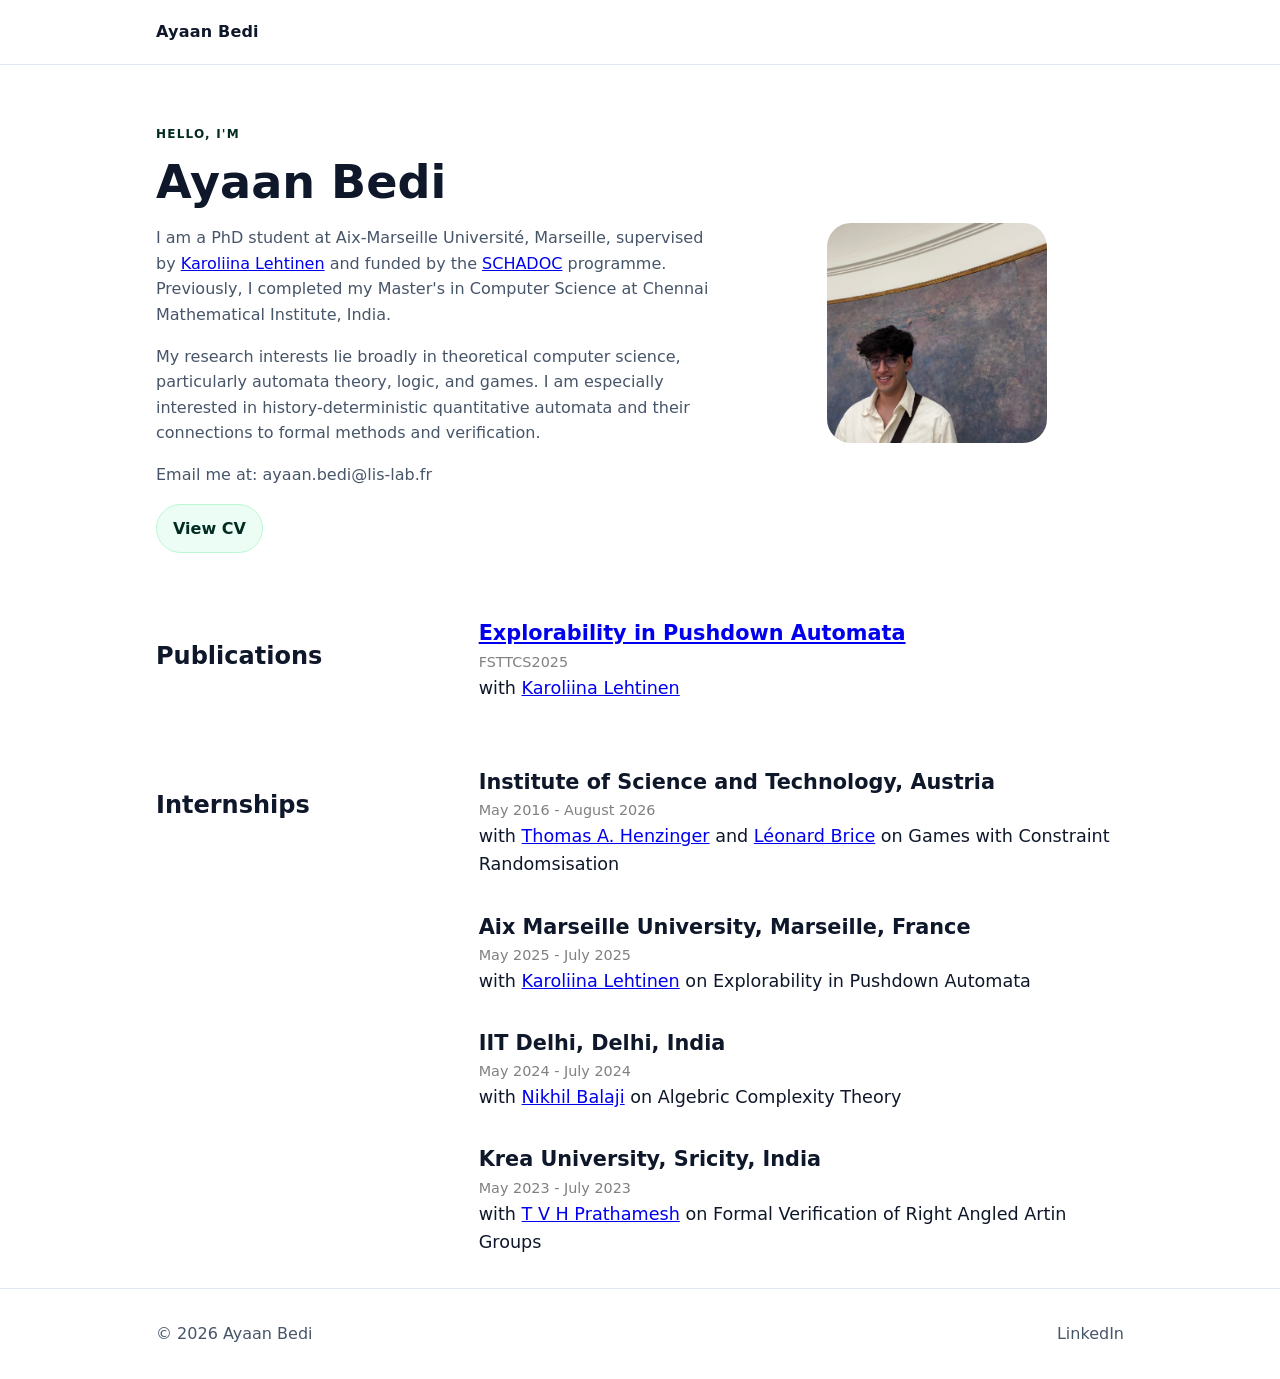
<file: index.html>
<!doctype html>
<html lang="en">
  <head>
    <meta charset="utf-8">
    <meta name="viewport" content="width=device-width, initial-scale=1">
    <title>Ayaan Bedi</title>
    <meta name="description" content="Personal website for Ayaan Bedi.">
    <link rel="stylesheet" href="styles.css">
  </head>
  <body>
    <header class="site-header">
      <div class="container navbar">
        <span class="title">Ayaan Bedi</span>

        <!-- <input type="checkbox" id="nav-toggle">
        <label for="nav-toggle" class="nav-toggle-label" aria-label="Toggle navigation"><span></span><span></span><span></span></label>

        <nav class="nav-links">
          <a class="active" href="index.html">Home</a>
          <a href="assets/cv.pdf">CV</a>
        </nav> -->
      </div>
    </header>

    <main class="container">
      <section class="hero">
        <div class="content">
          <div>
            <p class="kicker">Hello, I'm</p>
            <h1>Ayaan Bedi</h1>
            <div class="subtitle">
            <!-- <p class=>I am a PhD Student at Aix Marseille University, Marseille, supervised by <a href="https://lehtinenkaroliina.wordpress.com/">Karoliina Lehtinen</a> and funded by <a href="https://schadoc.univ-amu.fr/en">SCCHADOC </a>. Before this I did my masters from at Chennai Mathematical Institute. My research interests lie broadly in automata theory, logic, and games. in perticular History determinisntic Quatative Automata</p>
            <p>Email Me at: ayaan.bedi@lis-lab.fr</p> -->

            <p>
              I am a PhD student at Aix-Marseille Université, Marseille,
              supervised by <a href="https://lehtinenkaroliina.wordpress.com/">Karoliina Lehtinen</a>
              and funded by the <a href="https://schadoc.univ-amu.fr/en">SCHADOC</a> programme.
              Previously, I completed my Master's in Computer Science at
              Chennai Mathematical Institute, India.
            </p>

            <p>
            My research interests lie broadly in theoretical computer science,
            particularly automata theory, logic, and games. I am especially
            interested in history-deterministic quantitative automata and
            their connections to formal methods and verification.
            </p>

            <p>Email me at: ayaan.bedi@lis-lab.fr</p>
            </div>
            <div class="btn-row">
              <a class="btn ghost" href="assets/cv.pdf">View CV</a>
            </div>
          </div>
          <img src="assets/photo.png" alt="A Photo of Me!" class="img-me" />
        </div>
      </section>

      <!-- <h2 class="experience-header">Experience</h2> -->

      <section class="experience">
        <h2 class="internship-header">Publications</h2>
        <div class="items">
          <div class="experience-item">
            <div class="experience-title"> <a href="https://arxiv.org/abs/2511.04048"> Explorability in Pushdown Automata </a></div>
            <div class="experience-subtitle">FSTTCS2025</div>
            <div class="experience-work">with <a href="https://lehtinenkaroliina.wordpress.com/">Karoliina Lehtinen</a></div>
          </div>
        </div>
      </section> 
      <section class="experience">
        <h2 class="internship-header">Internships</h2>
        <div class="items">
          <div class="experience-item">
            <div class="experience-title"> Institute of Science and Technology, Austria </div>
            <div class="experience-subtitle">May 2016 -  August 2026</div>
            <div class="experience-work">with <a href="https://scholar.google.com/citations?user=jpgplxUAAAAJ&hl=en">Thomas A. Henzinger</a> and <a href="https://lnrdbrice.github.io/">Léonard Brice</a> on Games with Constraint Randomsisation</div>
          </div>
          <div class="experience-item">
            <div class="experience-title">Aix Marseille University, Marseille, France</div>
            <div class="experience-subtitle">May 2025 -  July 2025</div>
            <div class="experience-work">with <a href="https://lehtinenkaroliina.wordpress.com/">Karoliina Lehtinen</a> on Explorability in Pushdown Automata</div>
          </div>
          <div class="experience-item">
            <div class="experience-title">IIT Delhi, Delhi, India</div>
            <div class="experience-subtitle">May 2024 -  July 2024</div>
            <div class="experience-work">with <a href="https://sites.google.com/view/nikhilbalaji/home">Nikhil Balaji</a>  on Algebric Complexity Theory</div>
          </div>
          <div class="experience-item">
            <div class="experience-title">Krea University, Sricity, India</div>
            <div class="experience-subtitle">May 2023 -  July 2023</div>
            <div class="experience-work">with <a href="https://krea.edu.in/sias/dr-t-v-h-prathamesh/">T V H Prathamesh</a> on Formal Verification of Right Angled Artin Groups</div>
          </div>
        </div>
      </section>

    </main>

    <footer>
      <div class="container" style="display:flex; justify-content:space-between; align-items:center; gap:1rem; flex-wrap:wrap;">
        <div>© <span id="year"></span> Ayaan Bedi</div>
        <div class="socials">
          <a href="https://www.linkedin.com/in/ayaan-bedi-26b28b1ba/" aria-label="LinkedIn">LinkedIn</a>
        </div>
      </div>
      <script>
        document.getElementById('year').textContent = new Date().getFullYear();
      </script>
    </footer>
  </body>
</html>
</file>
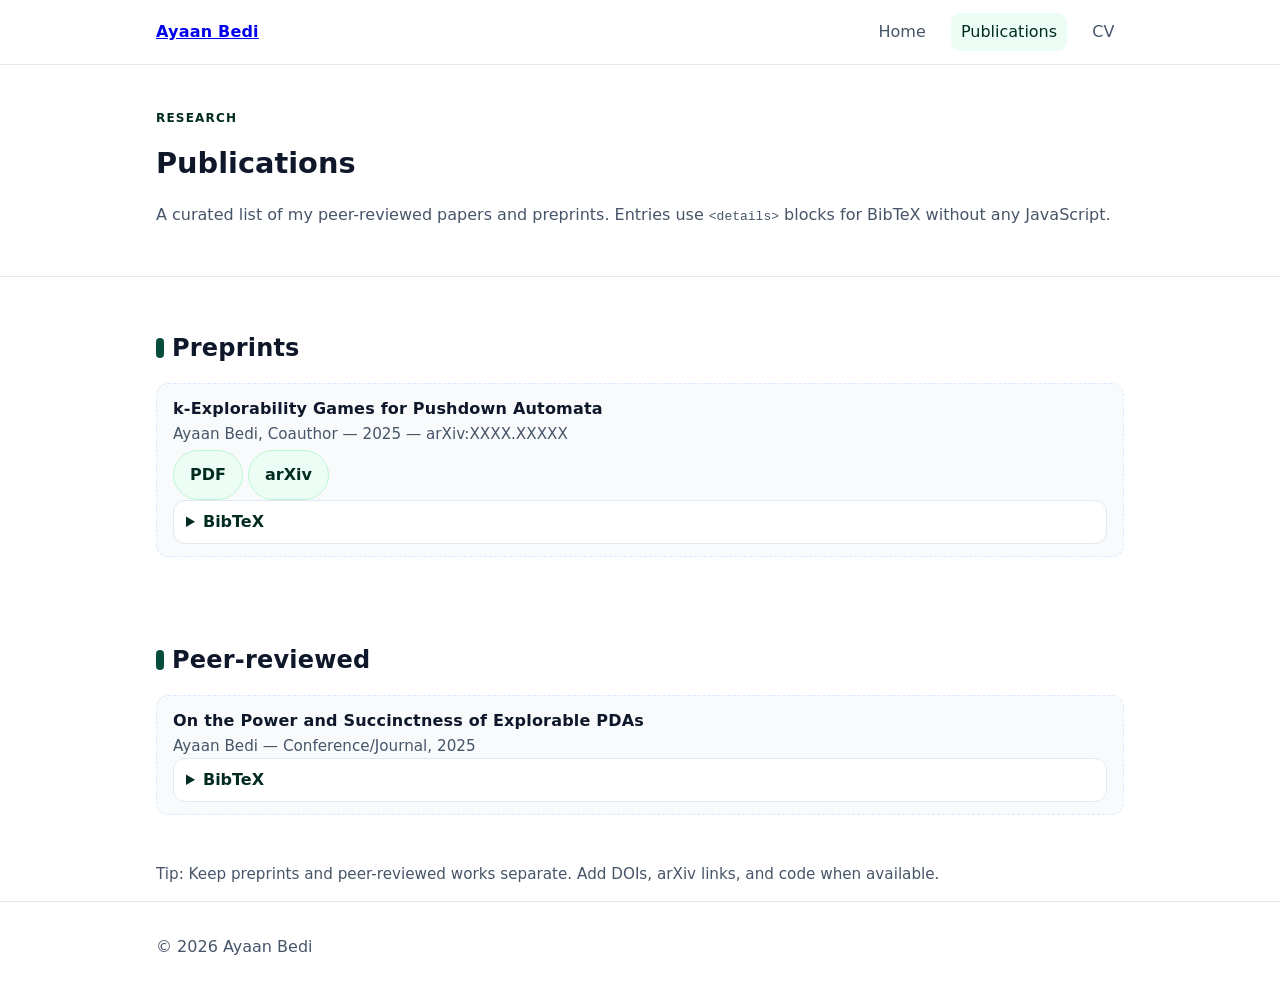
<file: publications.html>
<!doctype html>
<html lang="en">
  <head>
    <meta charset="utf-8">
    <meta name="viewport" content="width=device-width, initial-scale=1">
    <title>Publications — Ayaan Bedi</title>
    <link rel="stylesheet" href="styles.css">
  </head>
  <body>
    <header class="site-header">
      <div class="container navbar">
        <a class="brand" href="index.html">
          <span class="logo"></span>
          <span class="title">Ayaan Bedi</span>
        </a>
        <input type="checkbox" id="nav-toggle">
        <label for="nav-toggle" class="nav-toggle-label"><span></span><span></span><span></span></label>
        <nav class="nav-links">
          <a href="index.html">Home</a>
          <a class="active" href="publications.html">Publications</a>
          <a href="cv.html">CV</a>
        </nav>
      </div>
    </header>

    <div class="page-header">
      <div class="container">
        <p class="kicker">Research</p>
        <h1>Publications</h1>
        <p class="lead">A curated list of my peer-reviewed papers and preprints. Entries use <code>&lt;details&gt;</code> blocks for BibTeX without any JavaScript.</p>
      </div>
    </div>

    <main class="container">
      <section>
        <h2 class="section-title"><span class="bar"></span>Preprints</h2>
        <div class="pub-list">
          <article class="pub-item">
            <div class="title">k‑Explorability Games for Pushdown Automata</div>
            <div class="meta">Ayaan Bedi, Coauthor — 2025 — arXiv:XXXX.XXXXX</div>
            <div class="details">
              <a class="btn ghost" href="#">PDF</a>
              <a class="btn ghost" href="#">arXiv</a>
            </div>
            <details>
              <summary>BibTeX</summary>
<pre>@misc{yourname2025kexplorability,
  title={k-Explorability Games for Pushdown Automata},
  author={Ayaan Bedi and Coauthor Name},
  year={2025},
  eprint={XXXX.XXXXX},
  archivePrefix={arXiv}
}</pre>
            </details>
          </article>
        </div>
      </section>

      <section>
        <h2 class="section-title"><span class="bar"></span>Peer-reviewed</h2>
        <div class="pub-list">
          <article class="pub-item">
            <div class="title">On the Power and Succinctness of Explorable PDAs</div>
            <div class="meta">Ayaan Bedi — Conference/Journal, 2025</div>
            <details>
              <summary>BibTeX</summary>
<pre>@inproceedings{yourname2025explorablepda,
  title={On the Power and Succinctness of Explorable PDAs},
  author={Ayaan Bedi},
  booktitle={Proceedings of ...},
  year={2025}
}</pre>
            </details>
          </article>
        </div>
      </section>

      <p class="filter-note">Tip: Keep preprints and peer-reviewed works separate. Add DOIs, arXiv links, and code when available.</p>
    </main>

    <footer>
      <div class="container">© <span id="year"></span> Ayaan Bedi</div>
      <script>document.getElementById('year').textContent = new Date().getFullYear();</script>
    </footer>
  </body>
</html>
</file>
<file: styles.css>
/* ---------- Theme ---------- */
:root{
  --emerald: #064e3b; /* emerald-500 */
  --emerald-dark: #065f46; /* emerald-600 */
  --emerald-very-dark: #022c22; /* emerald-700 */
  --bg: #ffffff;
  --text: #0f172a; /* slate-900 */
  --muted: #475569; /* slate-600 */
  --border: #e2e8f0; /* slate-200 */
}

* { box-sizing: border-box; }
html, body{
  margin:0; padding:0;
  background: var(--bg);
  color: var(--text);
  font-family: Inter, system-ui, -apple-system, Segoe UI, Roboto, Helvetica, Arial, "Apple Color Emoji","Segoe UI Emoji", "Segoe UI Symbol", sans-serif;
  line-height:1.6;
}

/* ---------- Layout ---------- */
.container{
  width:100%;
  max-width: 1000px;
  margin: 0 auto;
  padding: 0 1rem;
}

header.site-header{
  position: sticky; top:0; z-index:50;
  background: rgba(255,255,255,0.9);
  backdrop-filter: blur(8px);
  border-bottom: 1px solid var(--border);
}

.navbar{
  display:flex; align-items:center; justify-content:space-between;
  height:64px;
}
.title{
  font-weight:700; letter-spacing:.2px;
}

.nav-links{
  display:flex; gap:1rem;
}
.nav-links a{
  text-decoration:none; color: var(--muted); padding:.4rem .6rem; border-radius:.6rem;
  transition: all .2s ease;
}
.nav-links a:hover, .nav-links a.active{
  color: var(--emerald-very-dark); background: #ecfdf5;
}

/* Mobile nav (CSS only) */
#nav-toggle{ display:none; }
.nav-toggle-label{ display:none; cursor:pointer; padding:.5rem; border-radius:.6rem; }
.nav-toggle-label span{ display:block; width:24px; height:2px; background:var(--text); margin:5px 0; }

@media (max-width: 720px){
  .nav-links{ display:none; position:absolute; top:64px; right:0; left:0; background:#ffffff; border-bottom:1px solid var(--border); padding: .75rem 1rem; }
  #nav-toggle:checked + .nav-toggle-label + .nav-links{ display:flex; flex-direction:column; }
  .nav-toggle-label{ display:block; }
}

/* ---------- Hero ---------- */
.hero{
  padding: 3rem 0 2rem 0;
}
.hero .content{
  display:grid; grid-template-columns: 1.2fr .8fr; gap:2rem; align-items:center;
}
.hero h1{
  font-size: clamp(2rem, 3.6vw, 3rem);
  line-height:1.15; margin:0 0 .6rem 0;
}
.subtitle{ 
  color: var(--muted); 
  margin-bottom: 1rem;
  text-align: left;
}

.btn-row{ display:flex; gap:.75rem; flex-wrap:wrap; }
.btn{
  display:inline-block; text-decoration:none; font-weight:600;
  border-radius:999px; padding:.7rem 1rem; border:1px solid var(--emerald);
}
.btn.primary{ background: var(--emerald); color:white; border-color: transparent; }
.btn.primary:hover{ background: var(--emerald-dark); }
.btn.ghost{ color: var(--emerald-very-dark); background:#ecfdf5; border-color:#bbf7d0; }
.btn.ghost:hover{ background:#d1fae5; }

.img-me {
  width: 220px; height: 220px; border-radius: 24px; object-fit: cover;
  
  justify-self:center;
}

@media (max-width: 920px){
  .hero .content{ grid-template-columns: 1fr; text-align:center; }
}

/* ---------- Sections ---------- */
section{ padding: 2rem 0; }
.section-title{
  font-size:1.5rem; font-weight:800; letter-spacing:.2px; margin-bottom:1rem;
  display:flex; align-items:center; gap:.5rem;
}
.section-title .bar{
  width:8px; height:20px; background: var(--emerald); border-radius: 4px;
}

.card{
  border:1px solid var(--border); border-radius: 16px; padding:1.25rem; background:white;
  box-shadow: 0 6px 20px rgba(2, 6, 23, 0.04);
}

.pub-list{ display:grid; gap: .75rem; }
.pub-item{
  padding: .75rem 1rem; border:1px dashed #dbeafe; border-radius:12px; background: #f8fafc;
}
.pub-item .title{ font-weight:700; }
.pub-item .meta{ color: var(--muted); font-size:.95rem; }

/* ---------- Footer ---------- */
footer{
  border-top:1px solid var(--border); padding: 2rem 0; color: var(--muted);
}
.socials{ display:flex; gap:.75rem; flex-wrap:wrap; }
.socials a{ color: var(--muted); text-decoration:none; }
.socials a:hover{ color: var(--emerald-dark); }

/* ---------- Page specific ---------- */
.page-header{
  background: #ffffff;
  border-bottom:1px solid var(--border);
  padding: 2rem 0;
}
.page-header h1{ margin:0; font-size: 1.8rem; }
.kicker{ color: var(--emerald-very-dark); font-weight:700; text-transform:uppercase; letter-spacing:.1em; font-size:.75rem; }
.lead{ color: var(--muted); }

/* Publications page */
.filter-note{ font-size:.95rem; color: var(--muted); }
.details{ margin-top:.25rem; }
details{ background:white; border:1px solid var(--border); border-radius:12px; padding:.5rem .75rem; }
details summary{ cursor:pointer; font-weight:600; color: var(--emerald-very-dark); }
details pre{ overflow:auto; background:#0b1020; color:#e2e8f0; padding:.75rem; border-radius:10px; font-size:.85rem; }

.experience-title {
  font-size: 1.3rem;
  font-weight: bold;
}

.experience-header {
  font-size: 1.5rem;
  font-weight: bold;
  color: grey;
  margin: 2px;
}

.internship-header {
  justify-self: start;
  align-self: start;
}

.experience-subtitle {
  color: gray; 
  font-size: 0.9rem;
}

.experience-work {
  font-size: 1.1rem;
}

.experience {
  display: grid;
  grid-template-columns: 1fr 2fr;
  align-items: center;
  justify-content: center;
}

.items {
  display: flex;
  flex-direction: column;
  gap: 2rem;
}

@media screen and (max-width: 600px) {
  /* Styles applied when the screen width is 600px or less */
  .experience {
    grid-template-columns: 1fr;
  }

  section {
    padding: 0.5rem;
    margin: 0.2rem;
  }
}
</file>
